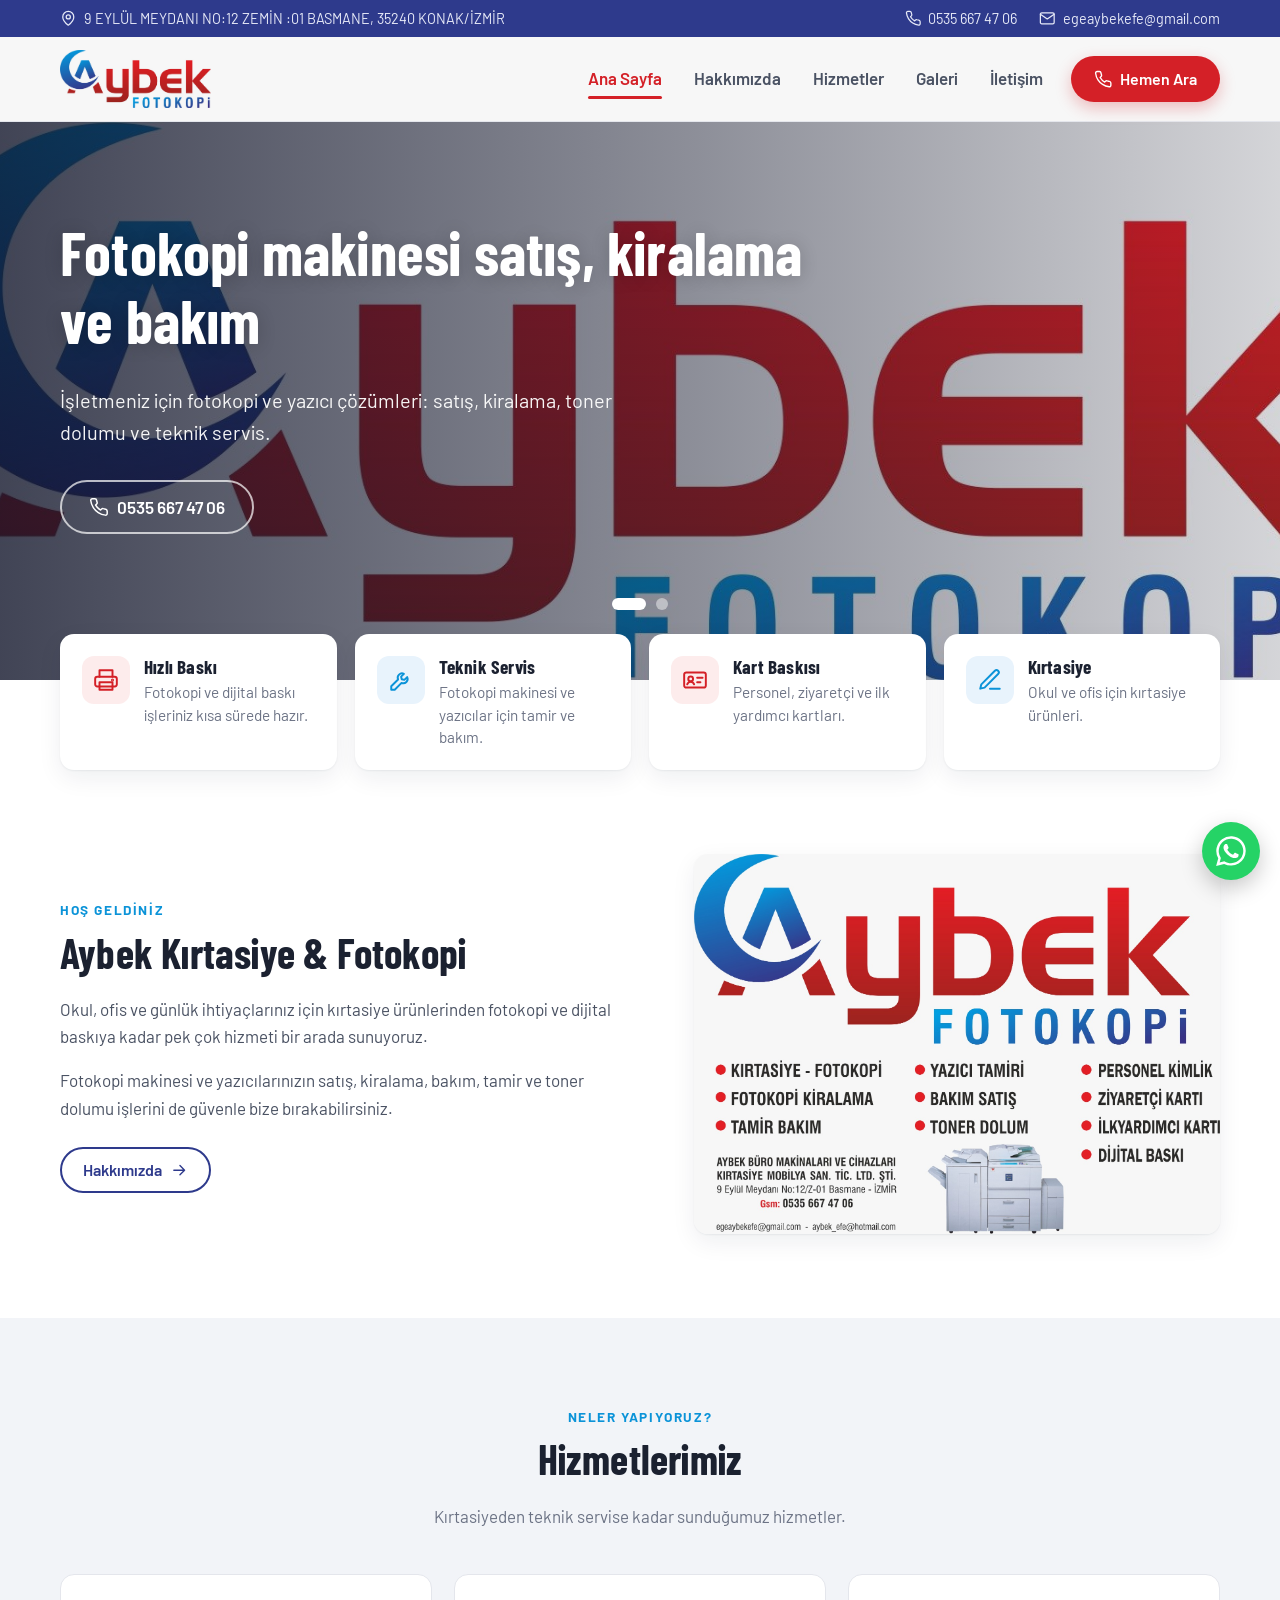
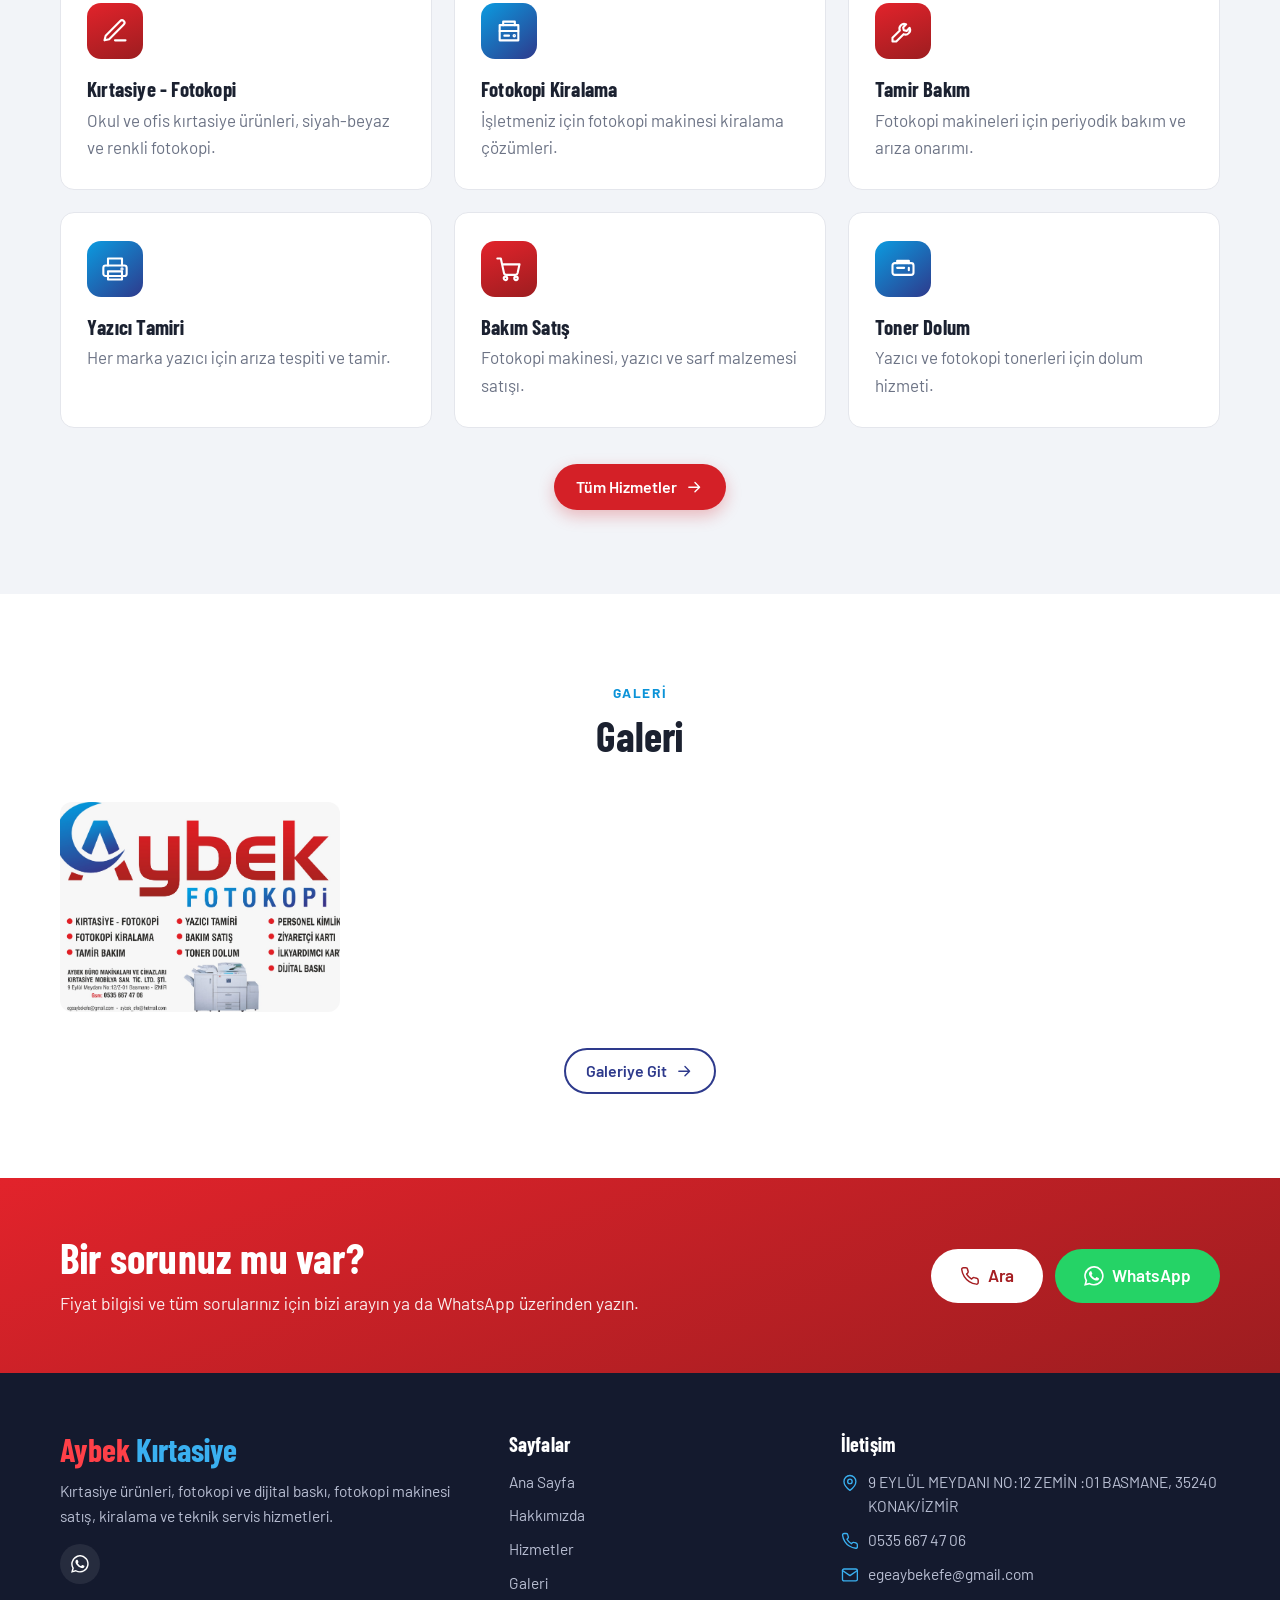
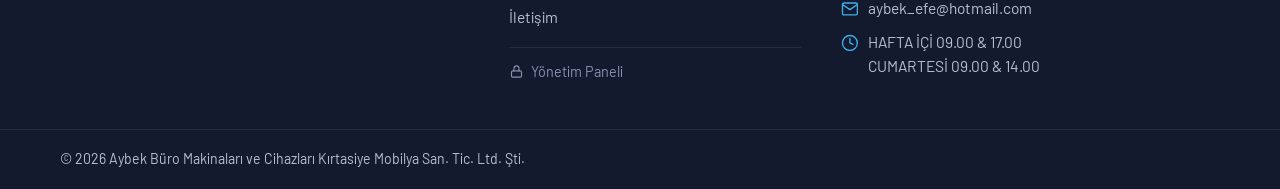
<file: index.html>
<!doctype html>
<html lang="tr">
<head>
<meta charset="utf-8">
<meta name="viewport" content="width=device-width, initial-scale=1">
<title>Aybek Kırtasiye | Kırtasiye · Fotokopi · Büro Makineleri</title>
<meta name="description" content="İzmir Konak'ta kırtasiye ürünleri, fotokopi ve dijital baskı, fotokopi makinesi satış, kiralama, tamir ve toner dolum hizmetleri.">
<meta property="og:title" content="Aybek Kırtasiye | Kırtasiye · Fotokopi · Büro Makineleri">
<meta property="og:description" content="İzmir Konak'ta kırtasiye ürünleri, fotokopi ve dijital baskı, fotokopi makinesi satış, kiralama, tamir ve toner dolum hizmetleri.">
<meta property="og:image" content="assets/img/logo.jpeg">
<meta name="theme-color" content="#c8202a">
<link rel="icon" href="assets/img/logo.jpeg">
<link rel="preconnect" href="https://fonts.googleapis.com">
<link rel="preconnect" href="https://fonts.gstatic.com" crossorigin>
<link href="https://fonts.googleapis.com/css2?family=Barlow:wght@400;500;600;700&family=Barlow+Condensed:wght@600;700&display=swap" rel="stylesheet">
<link rel="stylesheet" href="assets/css/style.css?v=1">
</head>
<body data-page="home" class="page-home">
<div id="app" aria-busy="true"></div>
<noscript>
  <div class="noscript">
    <h1>Aybek Kırtasiye</h1>
    <p>Etiler, Anafartalar Cd., 35240 Konak/İzmir</p>
    <p>Telefon: <a href="tel:+905356674706">0535 667 47 06</a></p>
    <p>E-posta: <a href="mailto:egeaybekefe@gmail.com">egeaybekefe@gmail.com</a></p>
  </div>
</noscript>
<script src="assets/js/common.js?v=1"></script>
<script src="assets/js/site.js?v=1"></script>
</body>
</html>
</file>
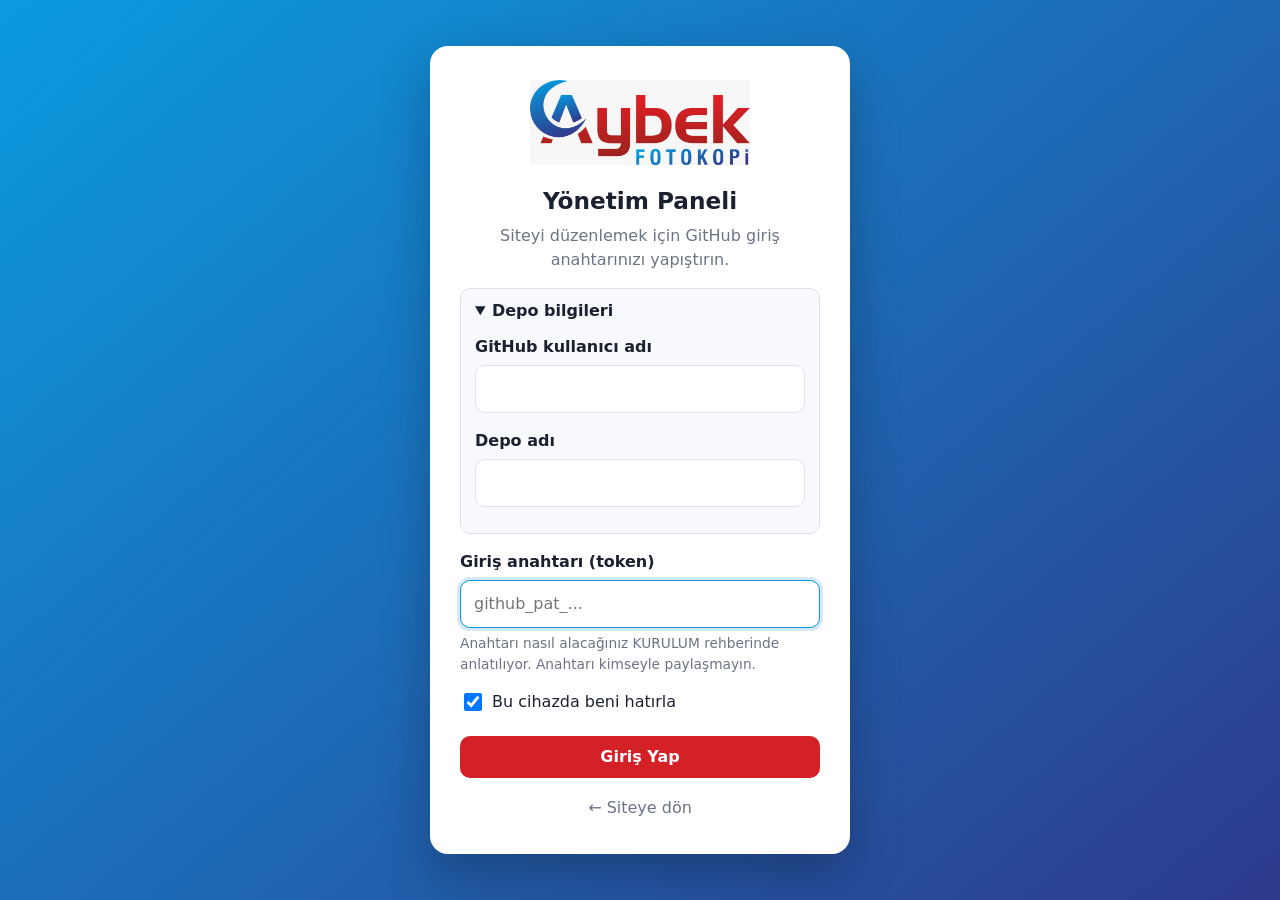
<file: admin/index.html>
<!doctype html>
<html lang="tr">
<head>
<meta charset="utf-8">
<meta name="viewport" content="width=device-width, initial-scale=1">
<meta name="robots" content="noindex, nofollow">
<meta name="referrer" content="no-referrer">
<title>Yönetim Paneli | Aybek Kırtasiye</title>
<link rel="icon" href="../assets/img/logo.jpeg">
<link rel="stylesheet" href="admin.css?v=2">
</head>
<body>
<div id="admin"><p class="boot">Yükleniyor...</p></div>
<noscript><p class="boot">Yönetim paneli için tarayıcınızda JavaScript açık olmalı.</p></noscript>
<script src="../assets/js/common.js?v=1"></script>
<script src="config.js?v=1"></script>
<script src="admin.js?v=2"></script>
</body>
</html>
</file>
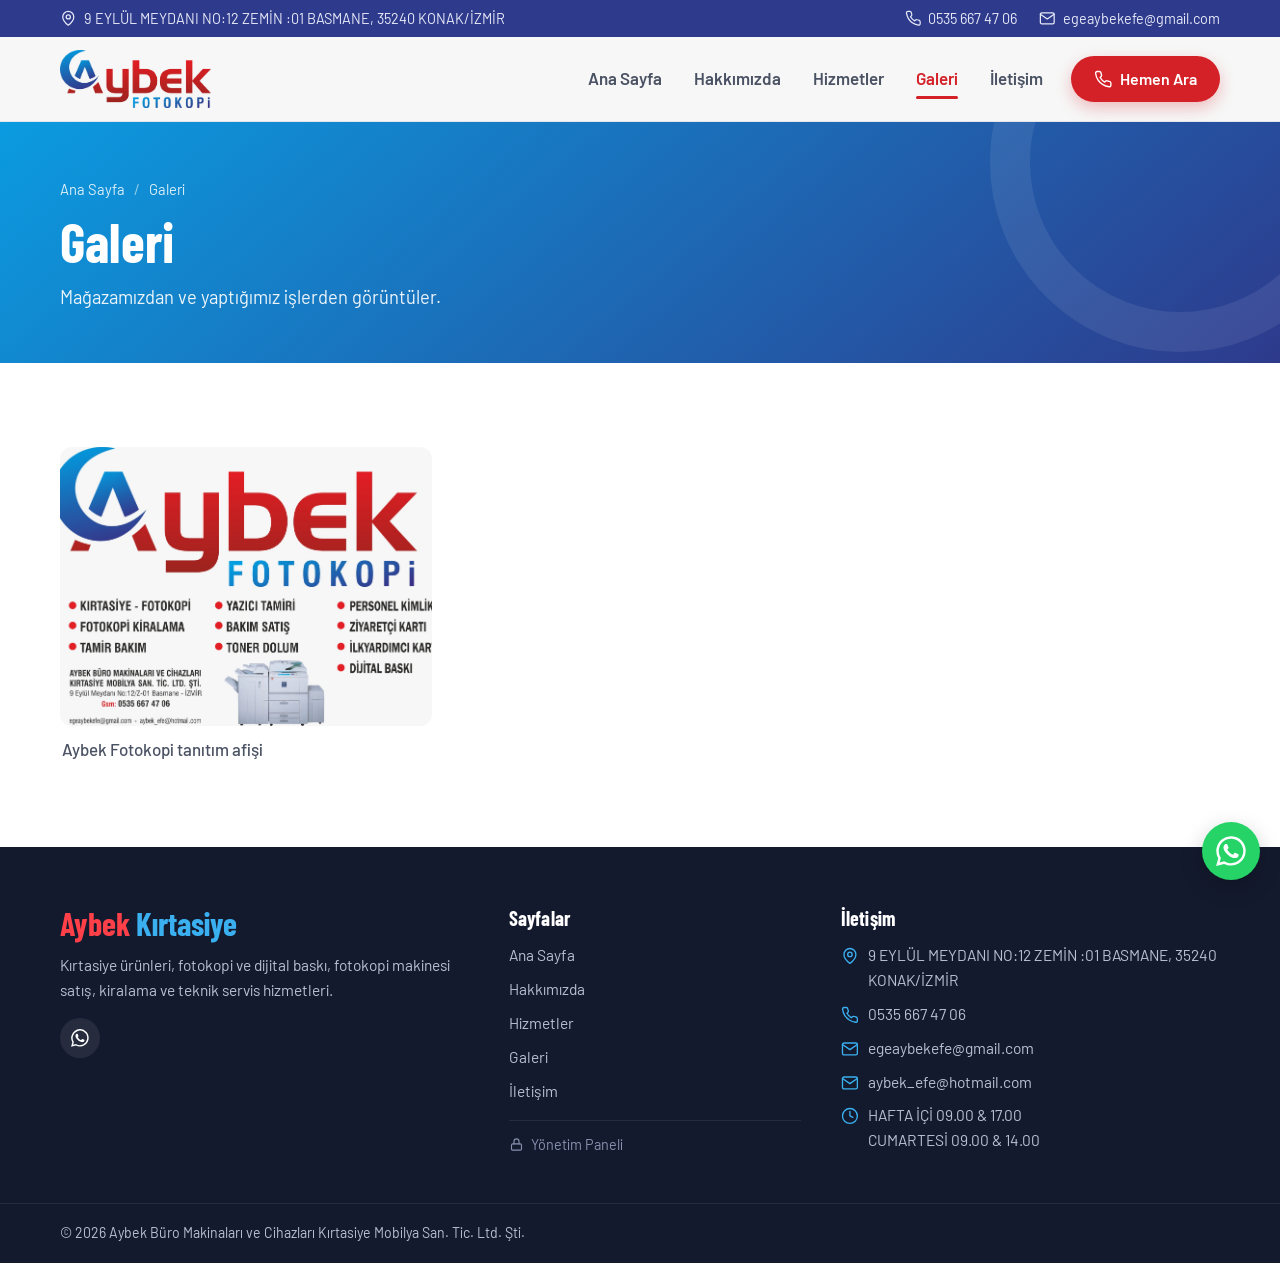
<file: galeri.html>
<!doctype html>
<html lang="tr">
<head>
<meta charset="utf-8">
<meta name="viewport" content="width=device-width, initial-scale=1">
<title>Galeri | Aybek Kırtasiye</title>
<meta name="description" content="Aybek Kırtasiye mağazasından ve yaptığımız işlerden görüntüler.">
<meta property="og:title" content="Galeri | Aybek Kırtasiye">
<meta property="og:description" content="Aybek Kırtasiye mağazasından ve yaptığımız işlerden görüntüler.">
<meta property="og:image" content="assets/img/logo.jpeg">
<meta name="theme-color" content="#c8202a">
<link rel="icon" href="assets/img/logo.jpeg">
<link rel="preconnect" href="https://fonts.googleapis.com">
<link rel="preconnect" href="https://fonts.gstatic.com" crossorigin>
<link href="https://fonts.googleapis.com/css2?family=Barlow:wght@400;500;600;700&family=Barlow+Condensed:wght@600;700&display=swap" rel="stylesheet">
<link rel="stylesheet" href="assets/css/style.css?v=1">
</head>
<body data-page="gallery" class="page-gallery">
<div id="app" aria-busy="true"></div>
<noscript>
  <div class="noscript">
    <h1>Aybek Kırtasiye</h1>
    <p>Etiler, Anafartalar Cd., 35240 Konak/İzmir</p>
    <p>Telefon: <a href="tel:+905356674706">0535 667 47 06</a></p>
    <p>E-posta: <a href="mailto:egeaybekefe@gmail.com">egeaybekefe@gmail.com</a></p>
  </div>
</noscript>
<script src="assets/js/common.js?v=1"></script>
<script src="assets/js/site.js?v=1"></script>
</body>
</html>
</file>
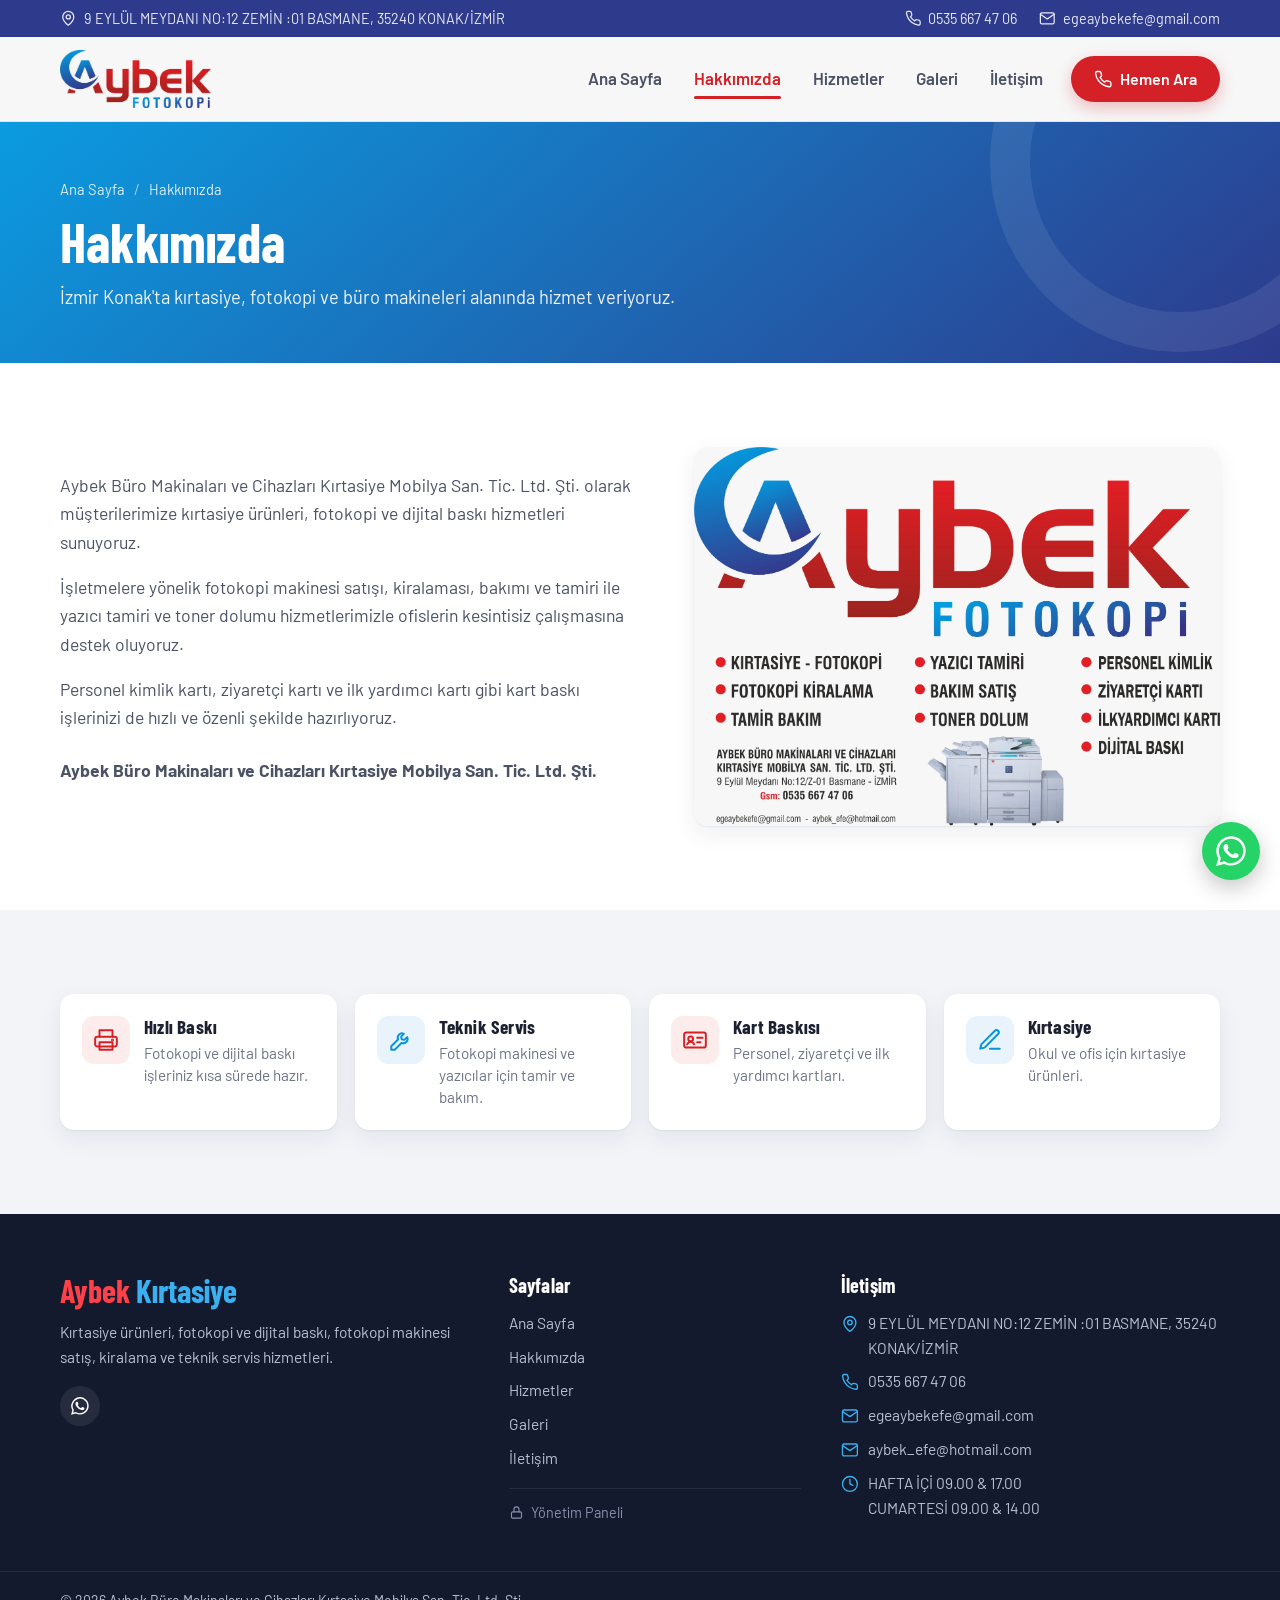
<file: hakkimizda.html>
<!doctype html>
<html lang="tr">
<head>
<meta charset="utf-8">
<meta name="viewport" content="width=device-width, initial-scale=1">
<title>Hakkımızda | Aybek Kırtasiye</title>
<meta name="description" content="Aybek Büro Makinaları ve Cihazları Kırtasiye Mobilya San. Tic. Ltd. Şti. hakkında.">
<meta property="og:title" content="Hakkımızda | Aybek Kırtasiye">
<meta property="og:description" content="Aybek Büro Makinaları ve Cihazları Kırtasiye Mobilya San. Tic. Ltd. Şti. hakkında.">
<meta property="og:image" content="assets/img/logo.jpeg">
<meta name="theme-color" content="#c8202a">
<link rel="icon" href="assets/img/logo.jpeg">
<link rel="preconnect" href="https://fonts.googleapis.com">
<link rel="preconnect" href="https://fonts.gstatic.com" crossorigin>
<link href="https://fonts.googleapis.com/css2?family=Barlow:wght@400;500;600;700&family=Barlow+Condensed:wght@600;700&display=swap" rel="stylesheet">
<link rel="stylesheet" href="assets/css/style.css?v=1">
</head>
<body data-page="about" class="page-about">
<div id="app" aria-busy="true"></div>
<noscript>
  <div class="noscript">
    <h1>Aybek Kırtasiye</h1>
    <p>Etiler, Anafartalar Cd., 35240 Konak/İzmir</p>
    <p>Telefon: <a href="tel:+905356674706">0535 667 47 06</a></p>
    <p>E-posta: <a href="mailto:egeaybekefe@gmail.com">egeaybekefe@gmail.com</a></p>
  </div>
</noscript>
<script src="assets/js/common.js?v=1"></script>
<script src="assets/js/site.js?v=1"></script>
</body>
</html>
</file>
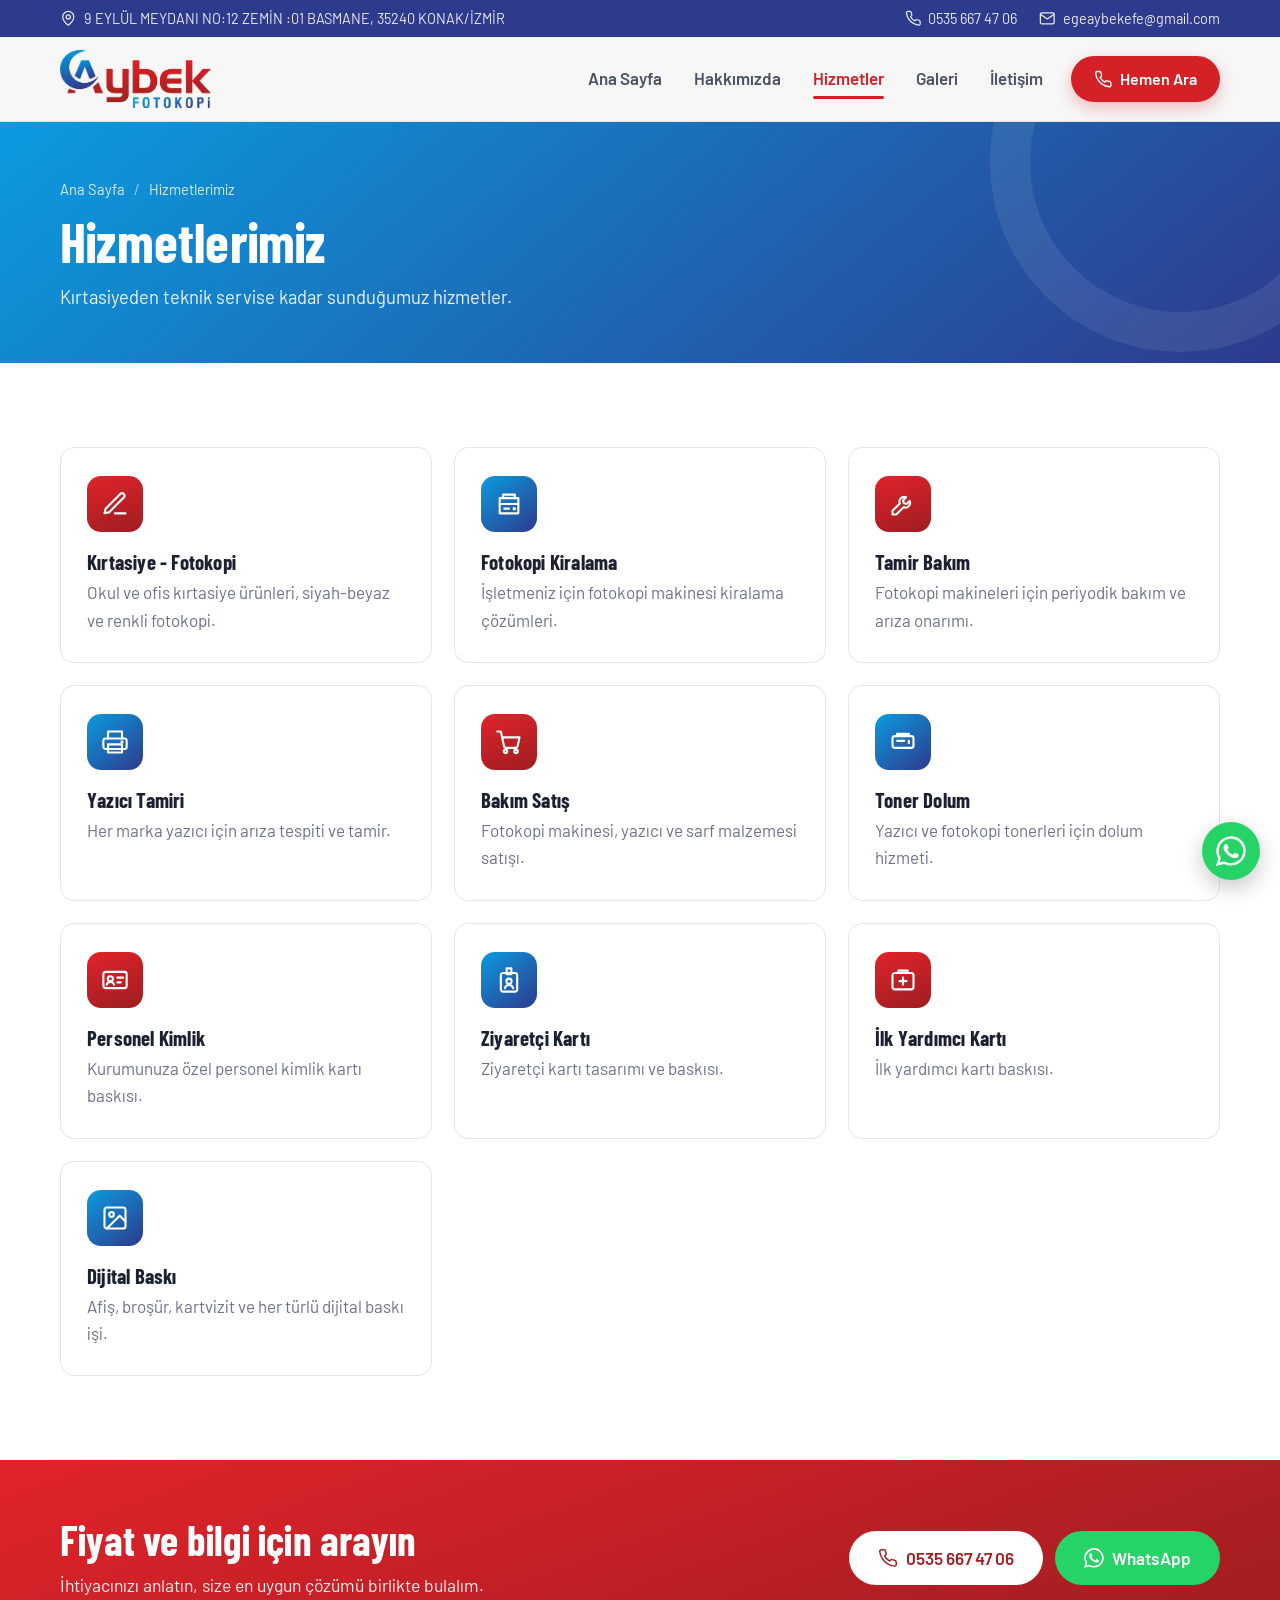
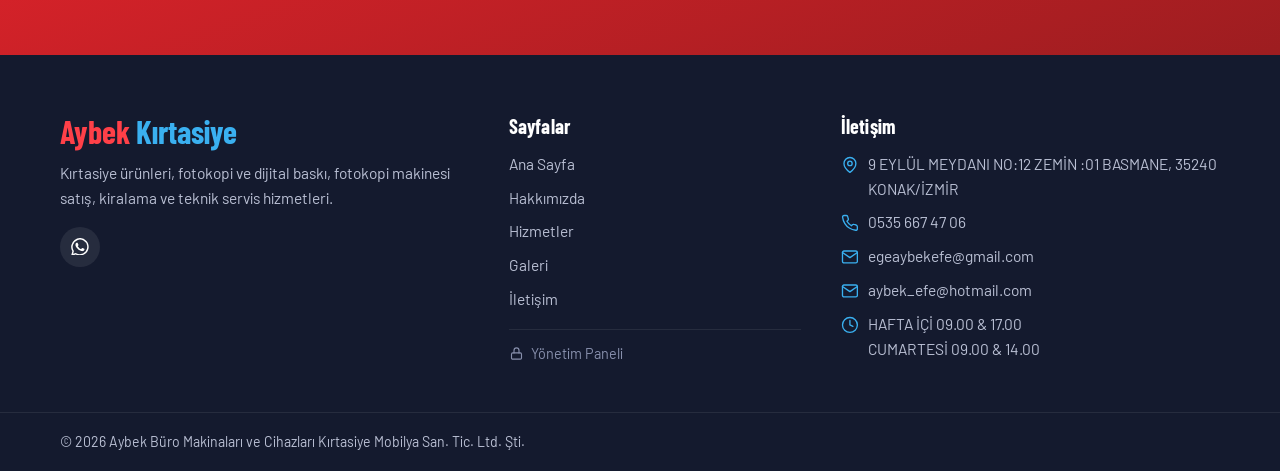
<file: hizmetler.html>
<!doctype html>
<html lang="tr">
<head>
<meta charset="utf-8">
<meta name="viewport" content="width=device-width, initial-scale=1">
<title>Hizmetlerimiz | Aybek Kırtasiye</title>
<meta name="description" content="Kırtasiye, fotokopi, fotokopi kiralama, tamir bakım, yazıcı tamiri, toner dolum, kimlik ve kart baskısı, dijital baskı.">
<meta property="og:title" content="Hizmetlerimiz | Aybek Kırtasiye">
<meta property="og:description" content="Kırtasiye, fotokopi, fotokopi kiralama, tamir bakım, yazıcı tamiri, toner dolum, kimlik ve kart baskısı, dijital baskı.">
<meta property="og:image" content="assets/img/logo.jpeg">
<meta name="theme-color" content="#c8202a">
<link rel="icon" href="assets/img/logo.jpeg">
<link rel="preconnect" href="https://fonts.googleapis.com">
<link rel="preconnect" href="https://fonts.gstatic.com" crossorigin>
<link href="https://fonts.googleapis.com/css2?family=Barlow:wght@400;500;600;700&family=Barlow+Condensed:wght@600;700&display=swap" rel="stylesheet">
<link rel="stylesheet" href="assets/css/style.css?v=1">
</head>
<body data-page="services" class="page-services">
<div id="app" aria-busy="true"></div>
<noscript>
  <div class="noscript">
    <h1>Aybek Kırtasiye</h1>
    <p>Etiler, Anafartalar Cd., 35240 Konak/İzmir</p>
    <p>Telefon: <a href="tel:+905356674706">0535 667 47 06</a></p>
    <p>E-posta: <a href="mailto:egeaybekefe@gmail.com">egeaybekefe@gmail.com</a></p>
  </div>
</noscript>
<script src="assets/js/common.js?v=1"></script>
<script src="assets/js/site.js?v=1"></script>
</body>
</html>
</file>
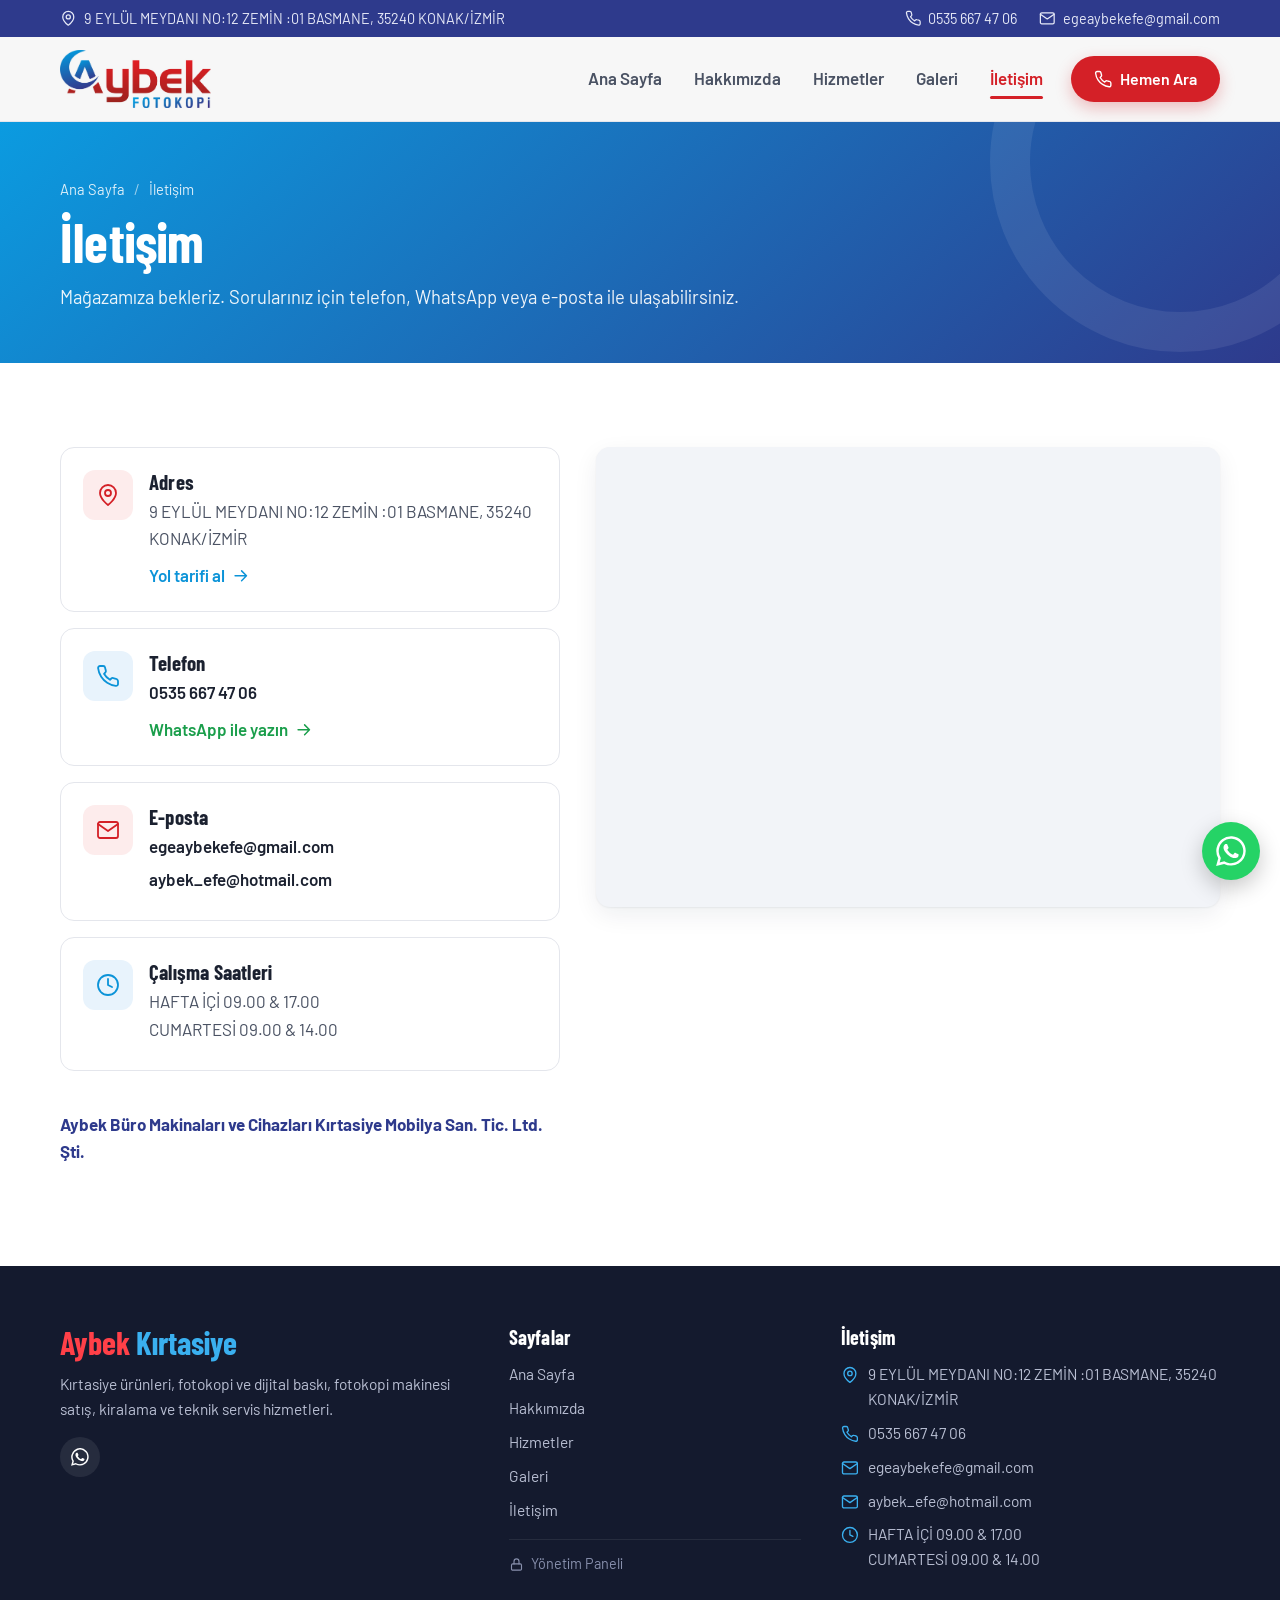
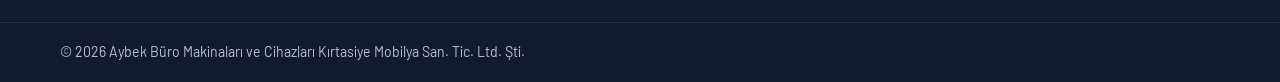
<file: iletisim.html>
<!doctype html>
<html lang="tr">
<head>
<meta charset="utf-8">
<meta name="viewport" content="width=device-width, initial-scale=1">
<title>İletişim | Aybek Kırtasiye</title>
<meta name="description" content="Aybek Kırtasiye adres, telefon ve e-posta bilgileri. Etiler, Anafartalar Cd., 35240 Konak/İzmir.">
<meta property="og:title" content="İletişim | Aybek Kırtasiye">
<meta property="og:description" content="Aybek Kırtasiye adres, telefon ve e-posta bilgileri. Etiler, Anafartalar Cd., 35240 Konak/İzmir.">
<meta property="og:image" content="assets/img/logo.jpeg">
<meta name="theme-color" content="#c8202a">
<link rel="icon" href="assets/img/logo.jpeg">
<link rel="preconnect" href="https://fonts.googleapis.com">
<link rel="preconnect" href="https://fonts.gstatic.com" crossorigin>
<link href="https://fonts.googleapis.com/css2?family=Barlow:wght@400;500;600;700&family=Barlow+Condensed:wght@600;700&display=swap" rel="stylesheet">
<link rel="stylesheet" href="assets/css/style.css?v=1">
</head>
<body data-page="contact" class="page-contact">
<div id="app" aria-busy="true"></div>
<noscript>
  <div class="noscript">
    <h1>Aybek Kırtasiye</h1>
    <p>Etiler, Anafartalar Cd., 35240 Konak/İzmir</p>
    <p>Telefon: <a href="tel:+905356674706">0535 667 47 06</a></p>
    <p>E-posta: <a href="mailto:egeaybekefe@gmail.com">egeaybekefe@gmail.com</a></p>
  </div>
</noscript>
<script src="assets/js/common.js?v=1"></script>
<script src="assets/js/site.js?v=1"></script>
</body>
</html>
</file>
<file: assets/css/style.css>
/* Aybek Kırtasiye - site stilleri */
:root {
  --red: #d42027;
  --red-dark: #a51e22;
  --blue: #0b93d8;
  --navy: #2e3a8c;
  --ink: #1b2130;
  --ink-2: #4a5263;
  --muted: #6c7385;
  --line: #e4e6ec;
  --bg: #ffffff;
  --bg-soft: #f7f7f7;   /* logo arka planı ile aynı */
  --bg-alt: #f2f4f8;
  --radius: 14px;
  --shadow: 0 1px 2px rgba(20, 28, 50, .06), 0 8px 24px rgba(20, 28, 50, .07);
  --grad-red: linear-gradient(160deg, #e2232b 0%, #9d1d20 100%);
  --grad-blue: linear-gradient(140deg, #0b9be0 0%, #2e3a8c 100%);
  --font: "Barlow", system-ui, -apple-system, "Segoe UI", Roboto, Arial, sans-serif;
  --font-head: "Barlow Condensed", "Barlow", system-ui, sans-serif;
}

*, *::before, *::after { box-sizing: border-box; }
html { scroll-behavior: smooth; -webkit-text-size-adjust: 100%; }
body {
  margin: 0;
  font-family: var(--font);
  font-size: 17px;
  line-height: 1.6;
  color: var(--ink);
  background: var(--bg);
  overflow-x: hidden;
}
img { max-width: 100%; height: auto; display: block; }
a { color: inherit; }
h1, h2, h3 { font-family: var(--font-head); line-height: 1.12; margin: 0 0 .5em; letter-spacing: .2px; }
h1 { font-size: clamp(2.1rem, 4.6vw, 3.4rem); }
h2 { font-size: clamp(1.8rem, 3.4vw, 2.6rem); }
h3 { font-size: 1.3rem; }
p { margin: 0 0 1em; }
#app[aria-busy] { min-height: 100vh; background: var(--bg-soft); }
.load-error, .noscript { max-width: 600px; margin: 80px auto; padding: 0 20px; text-align: center; }
.container { width: 100%; max-width: 1200px; margin: 0 auto; padding: 0 20px; }
.center { text-align: center; margin-top: 36px; }
.icon { width: 1.15em; height: 1.15em; flex: none; }

/* Butonlar */
.btn {
  display: inline-flex; align-items: center; gap: .5em;
  padding: .72em 1.3em; border-radius: 999px; border: 2px solid transparent;
  font: 600 1rem/1.2 var(--font); text-decoration: none; cursor: pointer;
  transition: transform .15s, background-color .15s, box-shadow .15s, color .15s;
}
.btn:hover { transform: translateY(-1px); }
.btn-lg { font-size: 1.08rem; padding: .85em 1.55em; }
.btn-primary { background: var(--red); color: #fff; box-shadow: 0 6px 16px rgba(212, 32, 39, .28); }
.btn-primary:hover { background: var(--red-dark); }
.btn-outline { border-color: var(--navy); color: var(--navy); }
.btn-outline:hover { background: var(--navy); color: #fff; }
.btn-ghost { border-color: rgba(255,255,255,.7); color: #fff; }
.btn-ghost:hover { background: #fff; color: var(--ink); }
.btn-white { background: #fff; color: var(--red-dark); }
.btn-wa { background: #25d366; color: #fff; }
.btn-wa:hover { background: #1fb857; }

/* Üst bilgi çubuğu */
.topbar { background: var(--navy); color: #e6e9f7; font-size: .9rem; }
.topbar-inner { display: flex; justify-content: space-between; align-items: center; gap: 16px; padding-top: 7px; padding-bottom: 7px; }
.topbar-right { display: flex; gap: 22px; }
.topbar-item { display: inline-flex; align-items: center; gap: 7px; text-decoration: none; white-space: nowrap; overflow: hidden; text-overflow: ellipsis; }
a.topbar-item:hover { color: #fff; }

/* Başlık / menü */
.header { background: var(--bg-soft); border-bottom: 1px solid var(--line); position: sticky; top: 0; z-index: 50; }
.header-inner { display: flex; align-items: center; justify-content: space-between; gap: 20px; min-height: 84px; }
.brand img { height: 58px; width: auto; }
.nav { display: flex; align-items: center; gap: 4px; }
.nav a:not(.btn) {
  text-decoration: none; font-weight: 600; color: var(--ink-2);
  padding: 8px 14px; border-radius: 8px; position: relative;
}
.nav a:not(.btn):hover { color: var(--red); }
.nav a.active { color: var(--red); }
.nav a.active::after {
  content: ""; position: absolute; left: 14px; right: 14px; bottom: 2px; height: 3px; border-radius: 3px; background: var(--red);
}
.nav-cta { margin-left: 10px; }
.nav-toggle { display: none; background: none; border: 0; padding: 8px; color: var(--ink); cursor: pointer; }
.nav-toggle .icon { width: 30px; height: 30px; }
.nav-toggle .icon-close { display: none; }

/* Hero slayt */
.hero { position: relative; overflow: hidden; background: var(--navy); color: #fff; }
.hero-track { position: relative; min-height: clamp(440px, 62vh, 620px); }
.slide {
  position: absolute; inset: 0; display: flex; align-items: center;
  opacity: 0; visibility: hidden; transition: opacity .8s ease, visibility .8s;
}
.slide.is-active { opacity: 1; visibility: visible; }
.slide-v0 { background: var(--grad-red); }
.slide-v1 { background: var(--grad-blue); }
.slide-v2 { background: linear-gradient(135deg, #2e3a8c 0%, #a51e22 100%); }
.slide-bg { position: absolute; inset: 0; width: 100%; height: 100%; object-fit: cover; }
.slide.has-image::before {
  content: ""; position: absolute; inset: 0; z-index: 1;
  background: linear-gradient(90deg, rgba(14, 18, 40, .78) 0%, rgba(14, 18, 40, .45) 55%, rgba(14, 18, 40, .15) 100%);
}
.slide-art { position: absolute; inset: 0; pointer-events: none; }
.slide-art span { position: absolute; border-radius: 50%; border: 46px solid rgba(255,255,255,.08); }
.slide-art span:nth-child(1) { width: 560px; height: 560px; right: -120px; top: -160px; }
.slide-art span:nth-child(2) { width: 300px; height: 300px; right: 220px; bottom: -170px; border-width: 30px; border-color: rgba(255,255,255,.06); }
.slide-art span:nth-child(3) { width: 140px; height: 140px; right: 90px; bottom: 70px; border-width: 18px; border-color: rgba(255,255,255,.1); }
.slide-content { position: relative; z-index: 2; padding-top: 60px; padding-bottom: 110px; }
.slide-title { max-width: 760px; font-size: clamp(2.2rem, 5vw, 3.8rem); text-shadow: 0 2px 18px rgba(0,0,0,.18); }
.slide-text { max-width: 620px; font-size: clamp(1.05rem, 1.6vw, 1.25rem); opacity: .95; margin-bottom: 1.6em; }
.slide-actions { display: flex; flex-wrap: wrap; gap: 12px; }
.slide .btn-primary { background: #fff; color: var(--red-dark); box-shadow: 0 8px 22px rgba(0,0,0,.18); }
.slide .btn-primary:hover { background: #f1f1f1; }
.slide.has-image .btn-primary { background: var(--red); color: #fff; }
.hero-arrow {
  position: absolute; top: 50%; transform: translateY(-50%); z-index: 3;
  width: 46px; height: 46px; border-radius: 50%; border: 0; cursor: pointer;
  background: rgba(255,255,255,.16); color: #fff; display: grid; place-items: center;
  transition: background .15s;
}
.hero-arrow:hover { background: rgba(255,255,255,.3); }
.hero-arrow .icon { width: 24px; height: 24px; }
.hero-arrow.prev { left: 16px; }
.hero-arrow.next { right: 16px; }
@media (max-width: 1320px) { .hero-arrow { display: none; } }
.hero-dots { position: absolute; left: 0; right: 0; bottom: 70px; z-index: 3; display: flex; justify-content: center; gap: 10px; }
.hero-dots button { width: 12px; height: 12px; border-radius: 99px; border: 0; padding: 0; cursor: pointer; background: rgba(255,255,255,.45); transition: width .25s, background .25s; }
.hero-dots button.is-active { width: 34px; background: #fff; }

/* Öne çıkanlar */
.highlights { position: relative; z-index: 4; margin-top: -46px; }
.highlight-grid { display: grid; grid-template-columns: repeat(4, 1fr); gap: 18px; }
.highlight {
  display: flex; gap: 14px; align-items: flex-start;
  background: #fff; border-radius: var(--radius); padding: 22px; box-shadow: var(--shadow);
}
.highlight h3 { font-size: 1.2rem; margin-bottom: .2em; }
.highlight p { margin: 0; color: var(--muted); font-size: .96rem; line-height: 1.45; }
.hl-icon { flex: none; width: 48px; height: 48px; border-radius: 12px; display: grid; place-items: center; background: #fdecec; color: var(--red); }
.hl-icon .icon { width: 26px; height: 26px; }
.highlight:nth-child(even) .hl-icon { background: #e8f3fc; color: var(--blue); }

/* Bölümler */
.section { padding: 84px 0; }
.section-alt { background: var(--bg-alt); }
.section-head { text-align: center; max-width: 680px; margin: 0 auto 44px; }
.section-head p { color: var(--muted); }
.eyebrow {
  display: inline-block; font-weight: 700; font-size: .85rem; letter-spacing: 1.6px; text-transform: uppercase;
  color: var(--blue); margin-bottom: 8px;
}
.split { display: grid; grid-template-columns: 1.1fr 1fr; gap: 56px; align-items: center; }
.split-media img { border-radius: var(--radius); box-shadow: var(--shadow); width: 100%; }
.prose p { color: var(--ink-2); }
.prose-lg { font-size: 1.1rem; }
.prose + .btn { margin-top: 8px; }
.company-name { font-weight: 700; color: var(--navy); margin-top: 1.4em; }

/* Sayfa başlığı */
.page-head { background: var(--grad-blue); color: #fff; padding: 56px 0 50px; position: relative; overflow: hidden; }
.page-head::after {
  content: ""; position: absolute; width: 380px; height: 380px; right: -90px; top: -150px;
  border-radius: 50%; border: 40px solid rgba(255,255,255,.08);
}
.page-head h1 { margin-bottom: .2em; }
.page-head .lead { max-width: 680px; font-size: 1.15rem; opacity: .92; margin: 0; }
.crumbs { font-size: .92rem; opacity: .85; margin-bottom: 10px; }
.crumbs a { text-decoration: none; }
.crumbs a:hover { text-decoration: underline; }
.crumbs span { margin: 0 6px; opacity: .7; }

/* Hizmet kartları */
.service-grid { display: grid; grid-template-columns: repeat(3, 1fr); gap: 22px; }
.service-card {
  background: #fff; border: 1px solid var(--line); border-radius: var(--radius); padding: 28px 26px;
  transition: transform .2s, box-shadow .2s, border-color .2s;
}
.service-card:hover { transform: translateY(-3px); box-shadow: var(--shadow); border-color: transparent; }
.service-card h3 { margin-top: 18px; margin-bottom: .3em; }
.service-card p { color: var(--muted); margin: 0; }
.sv-icon { width: 56px; height: 56px; border-radius: 14px; display: grid; place-items: center; background: var(--grad-red); color: #fff; }
.sv-icon .icon { width: 28px; height: 28px; }
.service-card:nth-child(even) .sv-icon { background: var(--grad-blue); }

/* Galeri */
.gallery-grid { display: grid; grid-template-columns: repeat(4, 1fr); gap: 14px; }
.gallery-item { display: block; overflow: hidden; border-radius: 12px; aspect-ratio: 4 / 3; background: var(--bg-alt); }
.gallery-item img { width: 100%; height: 100%; object-fit: cover; transition: transform .35s; }
.gallery-item:hover img { transform: scale(1.05); }
.gallery-full { grid-template-columns: repeat(3, 1fr); gap: 22px; }
.gallery-fig { margin: 0; }
.gallery-fig figcaption { padding: 10px 2px 0; color: var(--ink-2); font-weight: 500; }
.empty { text-align: center; color: var(--muted); padding: 40px 0; }

.lightbox {
  position: fixed; inset: 0; z-index: 200; background: rgba(10, 12, 24, .92);
  display: none; align-items: center; justify-content: center; flex-direction: column; padding: 60px 70px;
}
.lightbox.open { display: flex; }
.lightbox img { max-width: 100%; max-height: calc(100vh - 160px); border-radius: 8px; }
.lightbox p { color: #fff; margin: 14px 0 0; text-align: center; }
.lightbox button { position: absolute; background: rgba(255,255,255,.12); color: #fff; border: 0; width: 48px; height: 48px; border-radius: 50%; cursor: pointer; display: grid; place-items: center; }
.lightbox button:hover { background: rgba(255,255,255,.25); }
.lightbox button .icon { width: 26px; height: 26px; }
.lb-close { top: 16px; right: 16px; }
.lb-prev { left: 14px; top: 50%; transform: translateY(-50%); }
.lb-next { right: 14px; top: 50%; transform: translateY(-50%); }

/* CTA */
.cta { background: var(--grad-red); color: #fff; padding: 56px 0; }
.cta-inner { display: flex; align-items: center; justify-content: space-between; gap: 30px; }
.cta h2 { margin-bottom: .2em; }
.cta p { margin: 0; opacity: .92; font-size: 1.1rem; }
.cta-actions { display: flex; gap: 12px; flex-wrap: wrap; }

/* İletişim */
.contact-grid { display: grid; grid-template-columns: 1fr 1.25fr; gap: 36px; align-items: start; }
.contact-cards { display: grid; gap: 16px; }
.contact-card { display: flex; gap: 16px; background: #fff; border: 1px solid var(--line); border-radius: var(--radius); padding: 22px; }
.contact-card h3 { margin-bottom: .25em; }
.contact-card p { margin: 0 0 .3em; color: var(--ink-2); }
.contact-card a:not(.text-link) { text-decoration: none; font-weight: 600; color: var(--ink); }
.contact-card a:not(.text-link):hover { color: var(--red); }
.cc-icon { flex: none; width: 50px; height: 50px; border-radius: 12px; display: grid; place-items: center; background: #fdecec; color: var(--red); }
.cc-icon .icon { width: 24px; height: 24px; }
.contact-card:nth-child(even) .cc-icon { background: #e8f3fc; color: var(--blue); }
.text-link { display: inline-flex; align-items: center; gap: 6px; color: var(--blue); font-weight: 600; text-decoration: none; margin-top: 4px; }
.text-link:hover { text-decoration: underline; }
.wa-link { color: #1a9e4b; }
.map { border-radius: var(--radius); overflow: hidden; box-shadow: var(--shadow); min-height: 460px; background: var(--bg-alt); }
.map iframe { width: 100%; height: 100%; min-height: 460px; border: 0; display: block; }

/* Alt bilgi */
.footer { background: #141a2e; color: #b9bfd3; padding-top: 60px; font-size: .97rem; }
.footer-grid { display: grid; grid-template-columns: 1.4fr 1fr 1.3fr; gap: 40px; padding-bottom: 44px; }
.footer h3 { color: #fff; font-size: 1.25rem; margin-bottom: 14px; }
.footer-brand { font: 700 2rem/1 var(--font-head); margin-bottom: 14px; }
.fb-red { color: #ff4048; }
.fb-blue { color: #3ab0f0; }
.footer-links, .footer-contact { list-style: none; margin: 0; padding: 0; display: grid; gap: 9px; }
.footer a { text-decoration: none; }
.footer a:hover { color: #fff; }
.admin-link { margin-top: 8px; padding-top: 12px; border-top: 1px solid rgba(255,255,255,.08); }
.admin-link a { display: inline-flex; align-items: center; gap: 7px; font-size: .9rem; color: #8890ad; }
.admin-link a:hover { color: #fff; }
.admin-link .icon { width: 15px; height: 15px; }
.footer-contact li { display: flex; gap: 10px; align-items: flex-start; }
.footer-contact .icon { margin-top: 4px; color: #3ab0f0; }
.social { display: flex; gap: 10px; margin-top: 8px; }
.social a { width: 40px; height: 40px; border-radius: 50%; display: grid; place-items: center; background: rgba(255,255,255,.08); color: #fff; }
.social a:hover { background: var(--red); }
.footer-bottom { border-top: 1px solid rgba(255,255,255,.08); padding: 18px 0; font-size: .88rem; }

.wa-float {
  position: fixed; right: 20px; bottom: 20px; z-index: 90; width: 58px; height: 58px; border-radius: 50%;
  background: #25d366; color: #fff; display: grid; place-items: center; box-shadow: 0 8px 22px rgba(0,0,0,.22);
  transition: transform .15s;
}
.wa-float:hover { transform: scale(1.07); }
.wa-float .icon { width: 30px; height: 30px; }

/* Duyarlı tasarım */
@media (max-width: 1024px) {
  .highlight-grid { grid-template-columns: repeat(2, 1fr); }
  .service-grid { grid-template-columns: repeat(2, 1fr); }
  .gallery-grid { grid-template-columns: repeat(3, 1fr); }
  .footer-grid { grid-template-columns: 1fr 1fr; }
  .footer-grid > div:first-child { grid-column: 1 / -1; }
}
@media (max-width: 900px) {
  .nav-toggle { display: block; }
  .nav {
    position: absolute; left: 0; right: 0; top: 100%;
    flex-direction: column; align-items: stretch; gap: 0;
    background: #fff; border-bottom: 1px solid var(--line); box-shadow: 0 12px 24px rgba(0,0,0,.08);
    padding: 8px 16px 18px; display: none;
  }
  .nav.open { display: flex; }
  .nav a:not(.btn) { padding: 13px 8px; border-bottom: 1px solid var(--line); }
  .nav a.active::after { display: none; }
  .nav-cta { margin: 14px 0 0; justify-content: center; }
  .header.menu-open .icon-open { display: none; }
  .header.menu-open .icon-close { display: block; }
  .split, .contact-grid { grid-template-columns: 1fr; gap: 32px; }
  .cta-inner { flex-direction: column; align-items: flex-start; }
}
@media (max-width: 640px) {
  body { font-size: 16px; }
  .container { padding: 0 16px; }
  .hide-sm { display: none !important; }
  .topbar-inner > .topbar-item { display: none; }
  .topbar-inner { justify-content: center; }
  .header-inner { min-height: 70px; }
  .brand img { height: 44px; }
  .hero-arrow { display: none; }
  .slide-content { padding-top: 40px; padding-bottom: 120px; }
  .highlights { margin-top: -36px; }
  .highlight-grid, .service-grid { grid-template-columns: 1fr; }
  .gallery-grid, .gallery-full { grid-template-columns: repeat(2, 1fr); gap: 10px; }
  .section { padding: 60px 0; }
  .footer-grid { grid-template-columns: 1fr; }
  .lightbox { padding: 60px 12px; }
  .lb-prev, .lb-next { top: auto; bottom: 16px; transform: none; }
  .map, .map iframe { min-height: 340px; }
}
@media (prefers-reduced-motion: reduce) {
  *, *::before, *::after { transition: none !important; scroll-behavior: auto !important; }
}
</file>
<file: admin/admin.css>
/* Aybek Kırtasiye - yönetim paneli */
:root {
  --red: #d42027; --red-dark: #a51e22; --blue: #0b93d8; --navy: #2e3a8c;
  --ink: #1b2130; --muted: #6c7385; --line: #dfe2ea; --bg: #f2f4f8; --card: #fff;
  --ok: #157f3b; --ok-bg: #e5f6eb; --err: #b3261e; --err-bg: #fdeceb;
}
* { box-sizing: border-box; }
body { margin: 0; font: 16px/1.5 system-ui, -apple-system, "Segoe UI", Roboto, Arial, sans-serif; color: var(--ink); background: var(--bg); }
h1, h2 { margin: 0 0 .4em; line-height: 1.2; }
h1 { font-size: 1.7rem; }
h2 { font-size: 1.2rem; }
a { color: var(--blue); }
.muted { color: var(--muted); margin: 0 0 1em; }
.small { font-size: .9rem; }

.btn {
  display: inline-flex; align-items: center; justify-content: center; gap: 6px;
  padding: 10px 18px; border-radius: 10px; border: 1px solid transparent;
  font-family: inherit; font-weight: 600; font-size: 1rem; line-height: 1.2; text-decoration: none; cursor: pointer;
}
.btn-lg { padding: 13px 30px; font-size: 1.08rem; }
.btn-block { width: 100%; }
.btn-primary { background: var(--red); color: #fff; }
.btn-primary:hover { background: var(--red-dark); }
.btn-light { background: #fff; border-color: var(--line); color: var(--ink); }
.btn-light:hover { border-color: var(--navy); color: var(--navy); }
.btn-ghost { background: transparent; color: #c9cee0; }
.btn-ghost:hover { color: #fff; }

.alert { padding: 12px 16px; border-radius: 10px; margin-bottom: 14px; font-weight: 500; }
.alert-ok { background: var(--ok-bg); color: var(--ok); border: 1px solid #b8e3c6; }
.alert-error { background: var(--err-bg); color: var(--err); border: 1px solid #f3c2bf; }

/* Giriş sayfası */
.login-page { min-height: 100vh; display: grid; place-items: center; padding: 20px; background: linear-gradient(140deg, #0b9be0, #2e3a8c); }
.login-box { width: 100%; max-width: 420px; background: #fff; border-radius: 18px; padding: 34px 30px; box-shadow: 0 20px 50px rgba(0,0,0,.25); }
.login-logo { width: 220px; max-width: 100%; display: block; margin: 0 auto 22px; mix-blend-mode: multiply; }
.login-box h1 { font-size: 1.45rem; text-align: center; }
.login-box .muted { text-align: center; }
.login-box .btn { margin-top: 6px; }
.back { text-align: center; margin: 18px 0 0; }
.back a { color: var(--muted); text-decoration: none; }

.boot { text-align: center; color: var(--muted); padding: 80px 20px; }
.repo-box { margin-bottom: 16px; border: 1px solid var(--line); border-radius: 10px; padding: 10px 14px; background: #f8f9fc; }
.repo-box summary { cursor: pointer; font-weight: 600; color: var(--ink); }
.repo-box[open] summary { margin-bottom: 12px; }
.remember { margin: 0 0 16px; }

/* Form alanları */
.field { display: block; margin-bottom: 16px; }
.field > span { display: block; font-weight: 600; margin-bottom: 6px; }
.field small { display: block; color: var(--muted); margin-top: 5px; font-size: .86rem; }
input[type=text], input[type=email], input[type=tel], input[type=url], input[type=password], textarea, select {
  width: 100%; padding: 11px 13px; border: 1px solid var(--line); border-radius: 10px;
  font: inherit; color: var(--ink); background: #fff;
}
textarea { resize: vertical; min-height: 70px; }
input:focus, textarea:focus, select:focus { outline: none; border-color: var(--blue); box-shadow: 0 0 0 3px rgba(11,147,216,.18); }
.check { display: inline-flex; align-items: center; gap: 7px; cursor: pointer; font-weight: 500; }
.check input { width: 18px; height: 18px; }

/* Düzen */
.layout { display: flex; min-height: 100vh; }
.side {
  width: 250px; flex: none; background: #141a2e; color: #c9cee0; padding: 22px 16px;
  display: flex; flex-direction: column; position: sticky; top: 0; height: 100vh; overflow-y: auto;
}
.side-logo { display: block; background: #f7f7f7; border-radius: 12px; padding: 10px 12px; }
.side-logo img { width: 100%; display: block; }
.side-title { text-transform: uppercase; letter-spacing: 1.5px; font-size: .75rem; margin: 18px 8px 8px; color: #8890ad; }
.side-nav { display: flex; flex-direction: column; gap: 3px; }
.side-nav a { color: #d6dae8; text-decoration: none; padding: 11px 12px; border-radius: 9px; font-weight: 500; }
.side-nav a:hover { background: rgba(255,255,255,.06); color: #fff; }
.side-nav a.active { background: var(--red); color: #fff; }
.side-bottom { margin-top: auto; padding-top: 20px; display: grid; gap: 6px; }
.main { flex: 1; min-width: 0; padding: 28px 32px 0; max-width: 980px; }
.main-head { display: flex; gap: 14px; align-items: flex-start; margin-bottom: 18px; }
.main-head .muted { margin: 0; }
.menu-btn { display: none; font-size: 1.5rem; background: #fff; border: 1px solid var(--line); border-radius: 10px; width: 46px; height: 46px; cursor: pointer; }

.card { background: var(--card); border: 1px solid var(--line); border-radius: 14px; padding: 22px; margin-bottom: 18px; }
.card.narrow { max-width: 460px; }
.grid-2 { display: grid; grid-template-columns: 1fr 1fr; gap: 0 18px; }
.grid-icon { display: grid; grid-template-columns: 240px 1fr; gap: 0 18px; }

/* Görsel alanı */
.image-box { display: flex; gap: 16px; align-items: flex-start; flex-wrap: wrap; }
.thumb { width: 220px; aspect-ratio: 16 / 10; border-radius: 10px; overflow: hidden; background: #eef0f5; border: 1px solid var(--line); display: grid; place-items: center; }
.thumb img { width: 100%; height: 100%; object-fit: cover; }
.thumb em { color: var(--muted); font-size: .9rem; }
.image-actions { display: flex; flex-direction: column; gap: 10px; align-items: flex-start; }
.file-btn { position: relative; overflow: hidden; }
.file-btn input { position: absolute; inset: 0; opacity: 0; cursor: pointer; }
.file-name { color: var(--ok) !important; font-weight: 600; }

/* İkon seçimi */
.icon-select { display: flex; gap: 10px; align-items: center; }
.icon-preview { flex: none; width: 44px; height: 44px; border-radius: 10px; display: grid; place-items: center; background: #fdecec; color: var(--red); }
.icon-preview svg { width: 24px; height: 24px; }

/* Tekrarlanan satırlar */
.rep-rows { display: grid; gap: 14px; margin-bottom: 14px; }
.rep-row { border: 1px solid var(--line); border-radius: 12px; background: #fafbfd; }
.rep-bar { display: flex; justify-content: space-between; align-items: center; padding: 9px 12px 9px 16px; border-bottom: 1px solid var(--line); background: #f3f5f9; border-radius: 12px 12px 0 0; }
.rep-body { padding: 16px; }
.rep-body .field:last-child { margin-bottom: 0; }
.rep-tools { display: flex; gap: 6px; }
.tool { min-width: 38px; height: 34px; border-radius: 8px; border: 1px solid var(--line); background: #fff; cursor: pointer; font-family: inherit; font-weight: 600; font-size: .95rem; color: var(--ink); padding: 0 10px; }
.tool:hover { border-color: var(--navy); color: var(--navy); }
.tool.del { color: var(--err); }
.tool.del:hover { background: var(--err); color: #fff; border-color: var(--err); }
.rep-row.flash { animation: flash 1s; }
@keyframes flash { from { box-shadow: 0 0 0 3px rgba(11,147,216,.5); } to { box-shadow: 0 0 0 0 transparent; } }

/* Galeri yönetimi */
.dropzone {
  display: flex; flex-direction: column; align-items: center; gap: 6px; text-align: center;
  border: 2px dashed #b9c1d6; border-radius: 14px; padding: 34px 20px; cursor: pointer; position: relative; background: #f8f9fc;
}
.dropzone:hover, .dropzone.over { border-color: var(--blue); background: #eef7fd; }
.dropzone input { position: absolute; inset: 0; opacity: 0; cursor: pointer; }
.dropzone strong { font-size: 1.1rem; color: var(--navy); }
.dropzone span { color: var(--muted); }
.dropzone em { font-style: normal; color: var(--ok); font-weight: 600; }
.gallery-admin { grid-template-columns: repeat(auto-fill, minmax(200px, 1fr)); }
.g-item { padding: 10px; display: flex; flex-direction: column; gap: 8px; }
.g-item img { width: 100%; aspect-ratio: 4 / 3; object-fit: cover; border-radius: 8px; }
.g-item input[type=text] { padding: 8px 10px; font-size: .92rem; }
.g-item .rep-tools { justify-content: space-between; }

/* Kaydet çubuğu */
.save-bar {
  position: sticky; bottom: 0; z-index: 10; display: flex; justify-content: flex-end; align-items: center; gap: 16px;
  background: rgba(242,244,248,.94); backdrop-filter: blur(6px); padding: 14px 0 18px; border-top: 1px solid var(--line); margin-top: 6px;
}
.save-bar .unsaved { display: none; margin: 0; color: var(--red-dark); font-weight: 600; }
.dirty .save-bar .unsaved { display: inline; }

@media (max-width: 860px) {
  .layout { display: block; }
  .side { position: fixed; left: 0; top: 0; bottom: 0; z-index: 100; transform: translateX(-100%); transition: transform .2s; box-shadow: 0 0 40px rgba(0,0,0,.3); }
  .side.open { transform: none; }
  .menu-btn { display: block; flex: none; }
  .main { padding: 16px 16px 0; }
  .grid-2, .grid-icon { grid-template-columns: 1fr; }
  .card { padding: 16px; }
  .thumb { width: 100%; }
  .save-bar .btn { width: 100%; }
  .save-bar { flex-direction: column; align-items: stretch; gap: 6px; }
}
</file>
